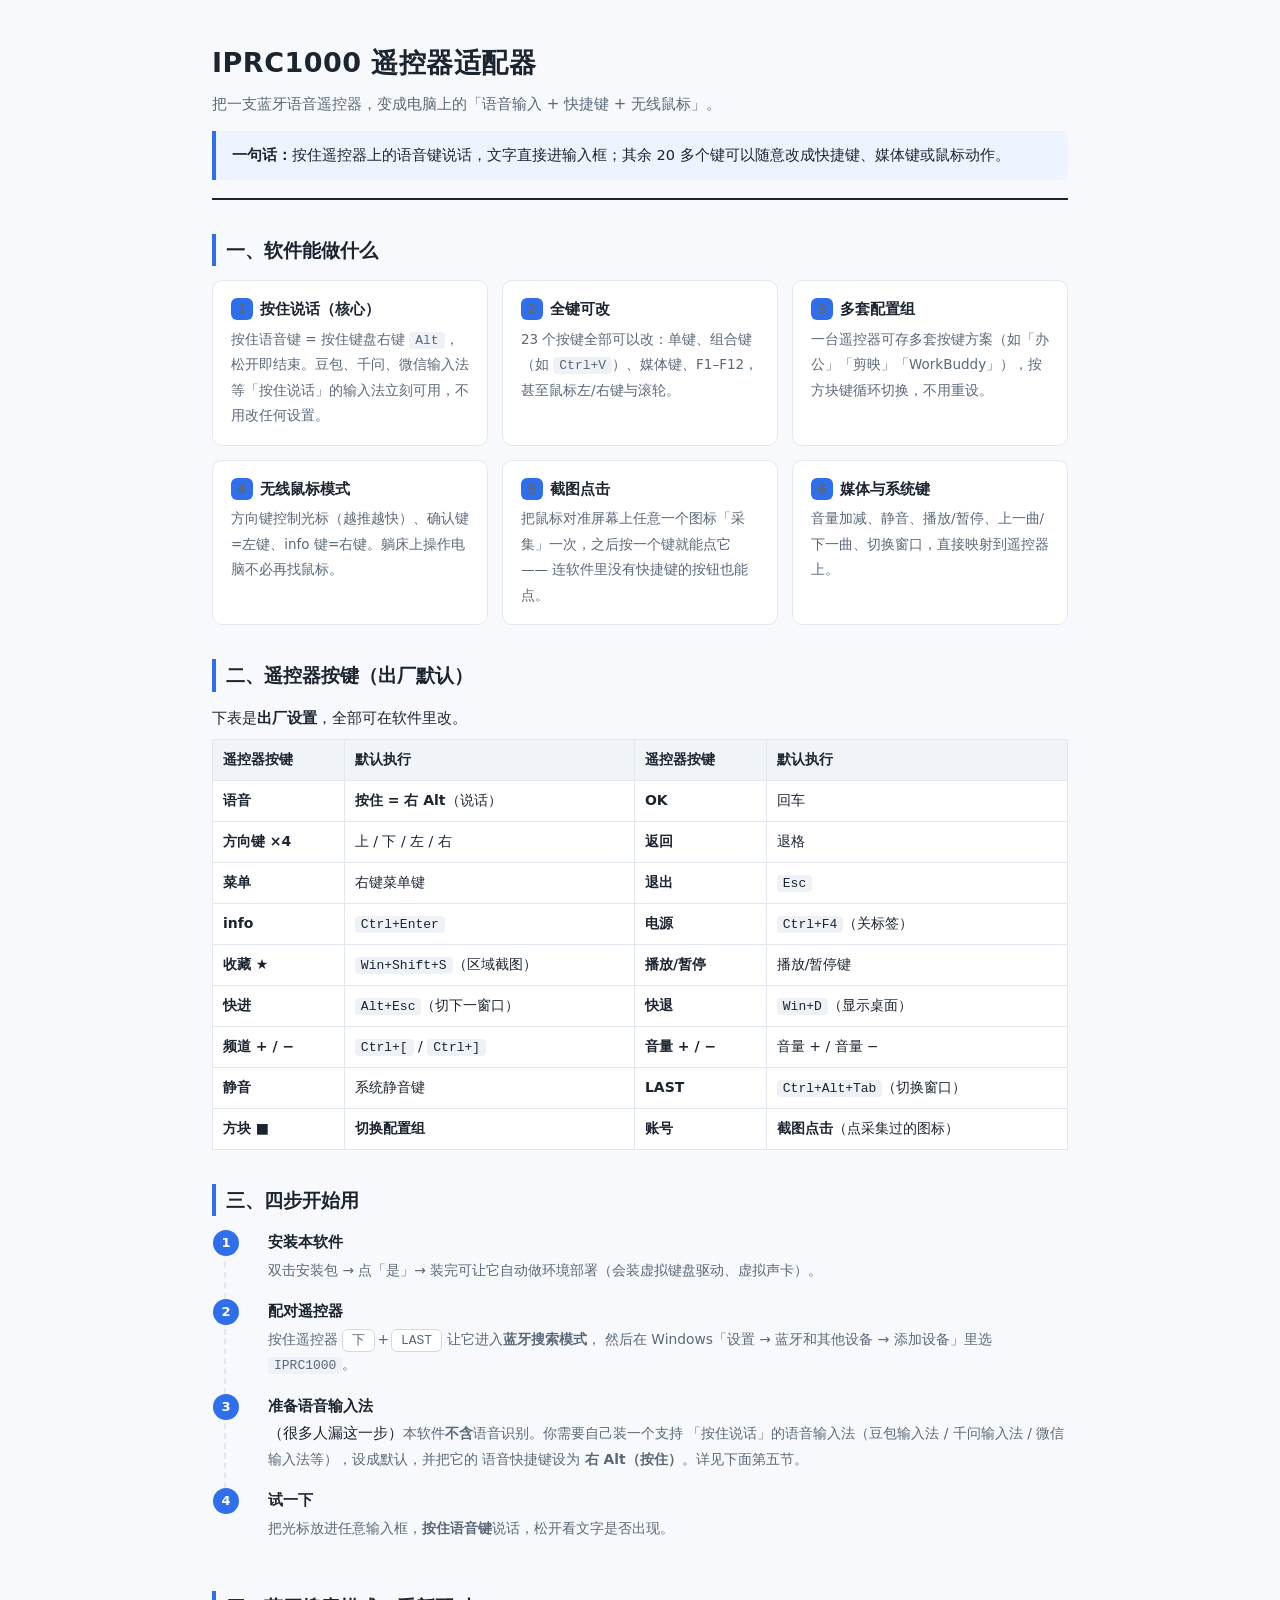
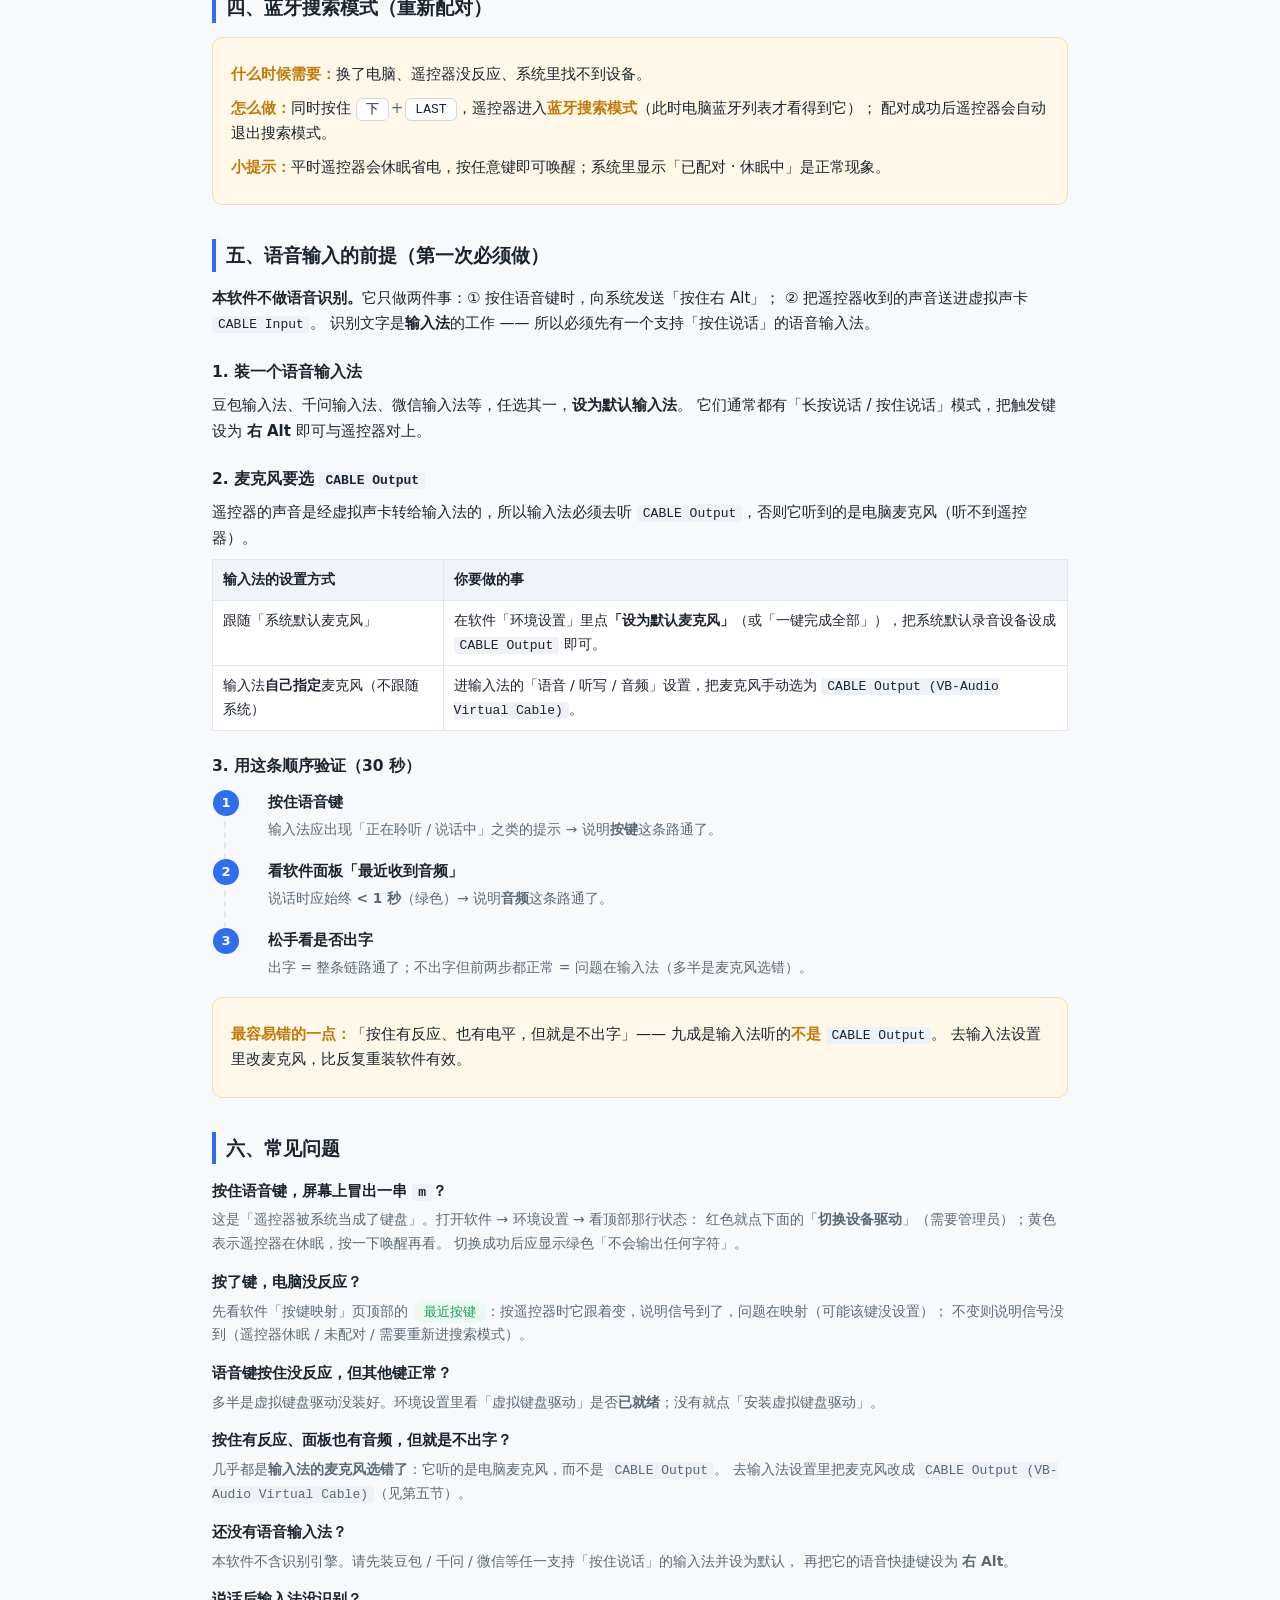
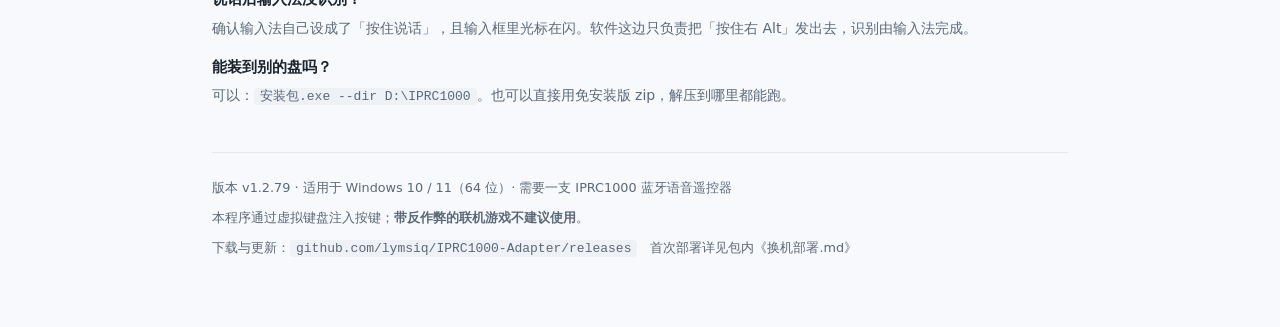
<file: tools/docs/功能介绍.html>
<!DOCTYPE html>
<html lang="zh-CN">
<head>
<meta charset="utf-8">
<title>IPRC1000 遥控器适配器 · 功能介绍</title>
<meta name="viewport" content="width=device-width, initial-scale=1">
<style>
  :root{
    --ink:#1c2430; --sub:#5b6878; --line:#e3e8ef; --bg:#f7f9fc;
    --card:#fff; --accent:#2f6feb; --ok:#1a9d5a; --warn:#c2790a;
  }
  *{box-sizing:border-box}
  body{
    margin:0; background:var(--bg); color:var(--ink);
    font:15px/1.7 "Microsoft YaHei UI","PingFang SC",system-ui,sans-serif;
    -webkit-font-smoothing:antialiased;
  }
  .wrap{max-width:900px;margin:0 auto;padding:40px 22px 64px}
  header{border-bottom:2px solid var(--ink);padding-bottom:18px;margin-bottom:8px}
  h1{font-size:27px;margin:0 0 6px;letter-spacing:.5px}
  .lead{color:var(--sub);font-size:15px;margin:0}
  .tagline{margin-top:14px;padding:12px 16px;background:#eef4ff;border-left:4px solid var(--accent);
           border-radius:0 6px 6px 0;font-size:14.5px}
  h2{font-size:19px;margin:34px 0 14px;padding-left:10px;border-left:4px solid var(--accent)}
  h3{font-size:15.5px;margin:22px 0 8px}
  p{margin:8px 0}
  .grid{display:grid;grid-template-columns:repeat(auto-fit,minmax(255px,1fr));gap:14px}
  .card{background:var(--card);border:1px solid var(--line);border-radius:10px;padding:16px 18px}
  .card b{display:block;font-size:15px;margin-bottom:4px}
  .card span{color:var(--sub);font-size:13.5px;line-height:1.65}
  .num{display:inline-block;width:22px;height:22px;line-height:22px;text-align:center;border-radius:6px;
       background:var(--accent);color:#fff;font-size:12.5px;font-weight:700;margin-right:7px}
  table{width:100%;border-collapse:collapse;background:var(--card);font-size:14px;margin-top:6px}
  th,td{border:1px solid var(--line);padding:8px 10px;text-align:left;vertical-align:top}
  th{background:#f0f3f8;font-weight:600;white-space:nowrap}
  td.k{white-space:nowrap;font-weight:600}
  code{background:#eef1f6;border-radius:4px;padding:1px 6px;font-size:13px;
       font-family:Consolas,"Cascadia Mono",monospace}
  .steps{counter-reset:s;list-style:none;padding:0;margin:0}
  .steps>li{counter-increment:s;position:relative;padding:0 0 16px 42px;border-left:2px dashed var(--line);margin-left:12px}
  .steps>li:last-child{border-left-color:transparent}
  .steps>li::before{content:counter(s);position:absolute;left:-13px;top:0;width:26px;height:26px;
       border-radius:50%;background:var(--accent);color:#fff;text-align:center;line-height:26px;
       font-size:13px;font-weight:700}
  .steps>li>b{display:block;margin-bottom:2px}   /* 只作用于步骤标题；行内 <b> 不受影响 */
  .steps>li>span{color:var(--sub);font-size:13.8px}
  .pair{background:#fff8e8;border:1px solid #f0dfb8;border-radius:10px;padding:16px 18px}
  .pair b{color:var(--warn)}
  .keys{display:flex;flex-wrap:wrap;gap:6px;margin:10px 0 2px}
  .key{background:#fff;border:1px solid #cfd8e3;border-radius:6px;padding:3px 9px;font-size:13px;
       font-family:Consolas,monospace}
  .plus{color:var(--sub);padding:3px 2px}
  .faq dt{font-weight:600;margin-top:14px}
  .faq dd{margin:4px 0 0;color:var(--sub);font-size:14px}
  footer{margin-top:44px;padding-top:16px;border-top:1px solid var(--line);color:var(--sub);font-size:12.8px}
  .badge{display:inline-block;background:#eafaf0;color:var(--ok);border-radius:20px;
         padding:1px 10px;font-size:12.5px;margin-left:6px}
  @media print{
    body{background:#fff}
    .card,.pair{break-inside:avoid}
    h2{break-after:avoid}
    .wrap{padding:0}
  }
</style>
</head>
<body>
<div class="wrap">

<header>
  <h1>IPRC1000 遥控器适配器</h1>
  <p class="lead">把一支蓝牙语音遥控器，变成电脑上的「语音输入 + 快捷键 + 无线鼠标」。</p>
  <div class="tagline">
    <b>一句话：</b>按住遥控器上的语音键说话，文字直接进输入框；其余 20 多个键可以随意改成快捷键、媒体键或鼠标动作。
  </div>
</header>

<h2>一、软件能做什么</h2>
<div class="grid">
  <div class="card"><b><span class="num">1</span>按住说话（核心）</b>
    <span>按住语音键 = 按住键盘右键 <code>Alt</code>，松开即结束。豆包、千问、微信输入法等「按住说话」的输入法立刻可用，不用改任何设置。</span></div>
  <div class="card"><b><span class="num">2</span>全键可改</b>
    <span>23 个按键全部可以改：单键、组合键（如 <code>Ctrl+V</code>）、媒体键、F1–F12，甚至鼠标左/右键与滚轮。</span></div>
  <div class="card"><b><span class="num">3</span>多套配置组</b>
    <span>一台遥控器可存多套按键方案（如「办公」「剪映」「WorkBuddy」），按方块键循环切换，不用重设。</span></div>
  <div class="card"><b><span class="num">4</span>无线鼠标模式</b>
    <span>方向键控制光标（越推越快）、确认键=左键、info 键=右键。躺床上操作电脑不必再找鼠标。</span></div>
  <div class="card"><b><span class="num">5</span>截图点击</b>
    <span>把鼠标对准屏幕上任意一个图标「采集」一次，之后按一个键就能点它 —— 连软件里没有快捷键的按钮也能点。</span></div>
  <div class="card"><b><span class="num">6</span>媒体与系统键</b>
    <span>音量加减、静音、播放/暂停、上一曲/下一曲、切换窗口，直接映射到遥控器上。</span></div>
</div>

<h2>二、遥控器按键（出厂默认）</h2>
<p>下表是<b>出厂设置</b>，全部可在软件里改。</p>
<table>
  <tr><th>遥控器按键</th><th>默认执行</th><th>遥控器按键</th><th>默认执行</th></tr>
  <tr><td class="k">语音</td><td><b>按住 = 右 Alt</b>（说话）</td><td class="k">OK</td><td>回车</td></tr>
  <tr><td class="k">方向键 ×4</td><td>上 / 下 / 左 / 右</td><td class="k">返回</td><td>退格</td></tr>
  <tr><td class="k">菜单</td><td>右键菜单键</td><td class="k">退出</td><td><code>Esc</code></td></tr>
  <tr><td class="k">info</td><td><code>Ctrl+Enter</code></td><td class="k">电源</td><td><code>Ctrl+F4</code>（关标签）</td></tr>
  <tr><td class="k">收藏 ★</td><td><code>Win+Shift+S</code>（区域截图）</td><td class="k">播放/暂停</td><td>播放/暂停键</td></tr>
  <tr><td class="k">快进</td><td><code>Alt+Esc</code>（切下一窗口）</td><td class="k">快退</td><td><code>Win+D</code>（显示桌面）</td></tr>
  <tr><td class="k">频道 + / −</td><td><code>Ctrl+[</code> / <code>Ctrl+]</code></td><td class="k">音量 + / −</td><td>音量 + / 音量 −</td></tr>
  <tr><td class="k">静音</td><td>系统静音键</td><td class="k">LAST</td><td><code>Ctrl+Alt+Tab</code>（切换窗口）</td></tr>
  <tr><td class="k">方块 ■</td><td><b>切换配置组</b></td><td class="k">账号</td><td><b>截图点击</b>（点采集过的图标）</td></tr>
</table>

<h2>三、四步开始用</h2>
<ol class="steps">
  <li><b>安装本软件</b><span>双击安装包 → 点「是」→ 装完可让它自动做环境部署（会装虚拟键盘驱动、虚拟声卡）。</span></li>
  <li><b>配对遥控器</b><span>按住遥控器 <span class="key">下</span><span class="plus">+</span><span class="key">LAST</span> 让它进入<b>蓝牙搜索模式</b>，
    然后在 Windows「设置 → 蓝牙和其他设备 → 添加设备」里选 <code>IPRC1000</code>。</span></li>
  <li><b>准备语音输入法</b>（很多人漏这一步）<span>本软件<b>不含</b>语音识别。你需要自己装一个支持
    「按住说话」的语音输入法（豆包输入法 / 千问输入法 / 微信输入法等），设成默认，并把它的
    语音快捷键设为 <b>右 Alt（按住）</b>。详见下面第五节。</span></li>
  <li><b>试一下</b><span>把光标放进任意输入框，<b>按住语音键</b>说话，松开看文字是否出现。</span></li>
</ol>

<h2>四、蓝牙搜索模式（重新配对）</h2>
<div class="pair">
  <p><b>什么时候需要：</b>换了电脑、遥控器没反应、系统里找不到设备。</p>
  <p><b>怎么做：</b>同时按住 <span class="key">下</span><span class="plus">+</span><span class="key">LAST</span>，遥控器进入<b>蓝牙搜索模式</b>（此时电脑蓝牙列表才看得到它）；
     配对成功后遥控器会自动退出搜索模式。</p>
  <p><b>小提示：</b>平时遥控器会休眠省电，按任意键即可唤醒；系统里显示「已配对 · 休眠中」是正常现象。</p>
</div>

<h2>五、语音输入的前提（第一次必须做）</h2>
<p><b>本软件不做语音识别。</b>它只做两件事：① 按住语音键时，向系统发送「按住右 Alt」；
② 把遥控器收到的声音送进虚拟声卡 <code>CABLE Input</code>。
识别文字是<b>输入法</b>的工作 —— 所以必须先有一个支持「按住说话」的语音输入法。</p>

<h3>1. 装一个语音输入法</h3>
<p>豆包输入法、千问输入法、微信输入法等，任选其一，<b>设为默认输入法</b>。
它们通常都有「长按说话 / 按住说话」模式，把触发键设为 <b>右 Alt</b> 即可与遥控器对上。</p>

<h3>2. 麦克风要选 <code>CABLE Output</code></h3>
<p>遥控器的声音是经虚拟声卡转给输入法的，所以输入法必须去听 <code>CABLE Output</code>，否则它听到的是电脑麦克风（听不到遥控器）。</p>
<table>
  <tr><th>输入法的设置方式</th><th>你要做的事</th></tr>
  <tr><td>跟随「系统默认麦克风」</td><td>在软件「环境设置」里点<b>「设为默认麦克风」</b>（或「一键完成全部」），把系统默认录音设备设成 <code>CABLE Output</code> 即可。</td></tr>
  <tr><td>输入法<b>自己指定</b>麦克风（不跟随系统）</td><td>进输入法的「语音 / 听写 / 音频」设置，把麦克风手动选为
      <code>CABLE Output (VB-Audio Virtual Cable)</code>。</td></tr>
</table>

<h3>3. 用这条顺序验证（30 秒）</h3>
<ol class="steps" style="margin-top:10px">
  <li><b>按住语音键</b><span>输入法应出现「正在聆听 / 说话中」之类的提示 → 说明<b>按键</b>这条路通了。</span></li>
  <li><b>看软件面板「最近收到音频」</b><span>说话时应始终 <b>&lt; 1 秒</b>（绿色）→ 说明<b>音频</b>这条路通了。</span></li>
  <li><b>松手看是否出字</b><span>出字 = 整条链路通了；不出字但前两步都正常 = 问题在输入法（多半是麦克风选错）。</span></li>
</ol>
<div class="pair">
  <p><b>最容易错的一点：</b>「按住有反应、也有电平，但就是不出字」—— 九成是输入法听的<b>不是</b> <code>CABLE Output</code>。
     去输入法设置里改麦克风，比反复重装软件有效。</p>
</div>

<h2>六、常见问题</h2>
<dl class="faq">
  <dt>按住语音键，屏幕上冒出一串 <code>m</code>？</dt>
  <dd>这是「遥控器被系统当成了键盘」。打开软件 → 环境设置 → 看顶部那行状态：
      红色就点下面的「<b>切换设备驱动</b>」（需要管理员）；黄色表示遥控器在休眠，按一下唤醒再看。
      切换成功后应显示绿色「不会输出任何字符」。</dd>

  <dt>按了键，电脑没反应？</dt>
  <dd>先看软件「按键映射」页顶部的<span class="badge">最近按键</span>：按遥控器时它跟着变，说明信号到了，问题在映射（可能该键没设置）；
      不变则说明信号没到（遥控器休眠 / 未配对 / 需要重新进搜索模式）。</dd>

  <dt>语音键按住没反应，但其他键正常？</dt>
  <dd>多半是虚拟键盘驱动没装好。环境设置里看「虚拟键盘驱动」是否<b>已就绪</b>；没有就点「安装虚拟键盘驱动」。</dd>

  <dt>按住有反应、面板也有音频，但就是不出字？</dt>
  <dd>几乎都是<b>输入法的麦克风选错了</b>：它听的是电脑麦克风，而不是 <code>CABLE Output</code>。
      去输入法设置里把麦克风改成 <code>CABLE Output (VB-Audio Virtual Cable)</code>（见第五节）。</dd>

  <dt>还没有语音输入法？</dt>
  <dd>本软件不含识别引擎。请先装豆包 / 千问 / 微信等任一支持「按住说话」的输入法并设为默认，
      再把它的语音快捷键设为 <b>右 Alt</b>。</dd>

  <dt>说话后输入法没识别？</dt>
  <dd>确认输入法自己设成了「按住说话」，且输入框里光标在闪。软件这边只负责把「按住右 Alt」发出去，识别由输入法完成。</dd>

  <dt>能装到别的盘吗？</dt>
  <dd>可以：<code>安装包.exe --dir D:\IPRC1000</code>。也可以直接用免安装版 zip，解压到哪里都能跑。</dd>
</dl>



<footer>
  <p>版本 v1.2.79 · 适用于 Windows 10 / 11（64 位）· 需要一支 IPRC1000 蓝牙语音遥控器</p>
  <p>本程序通过虚拟键盘注入按键；<b>带反作弊的联机游戏不建议使用</b>。</p>
  <p>下载与更新：<code>github.com/lymsiq/IPRC1000-Adapter/releases</code>　首次部署详见包内《换机部署.md》</p>
</footer>

</div>
</body>
</html>
</file>
